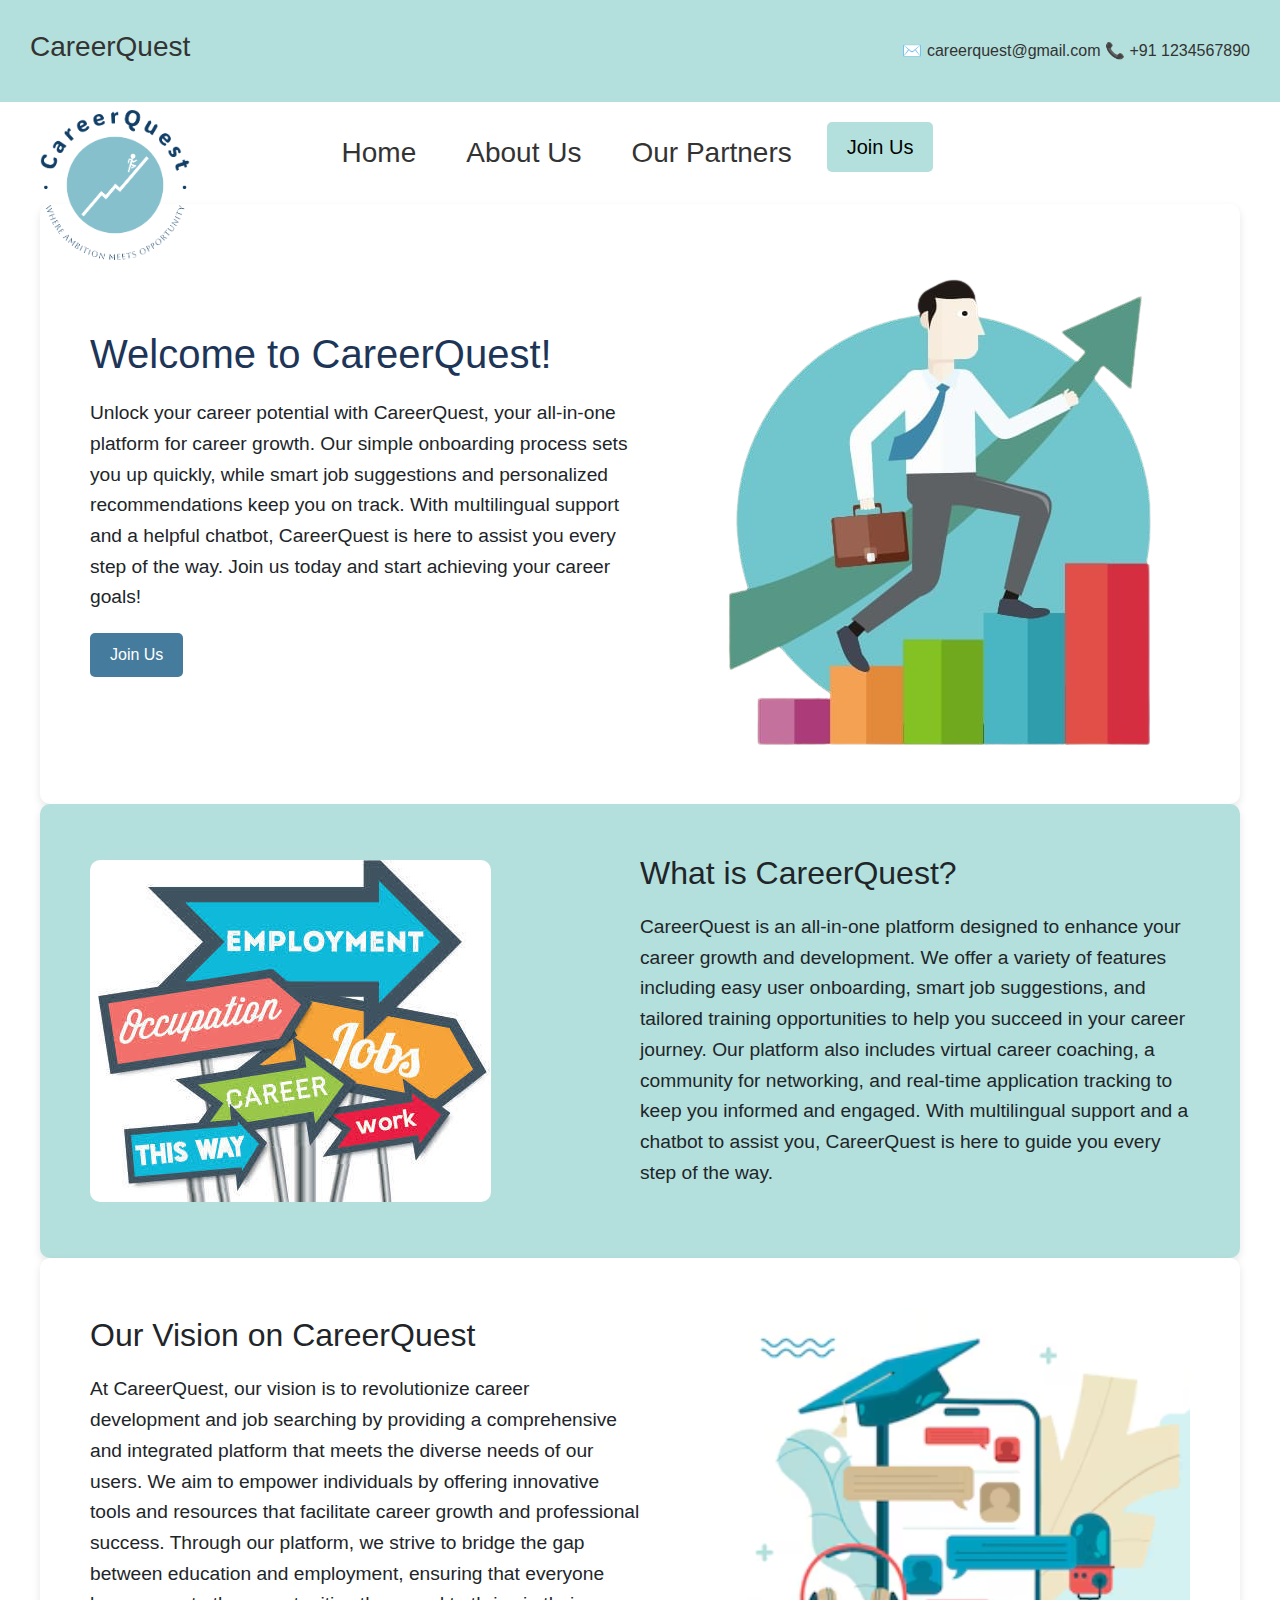
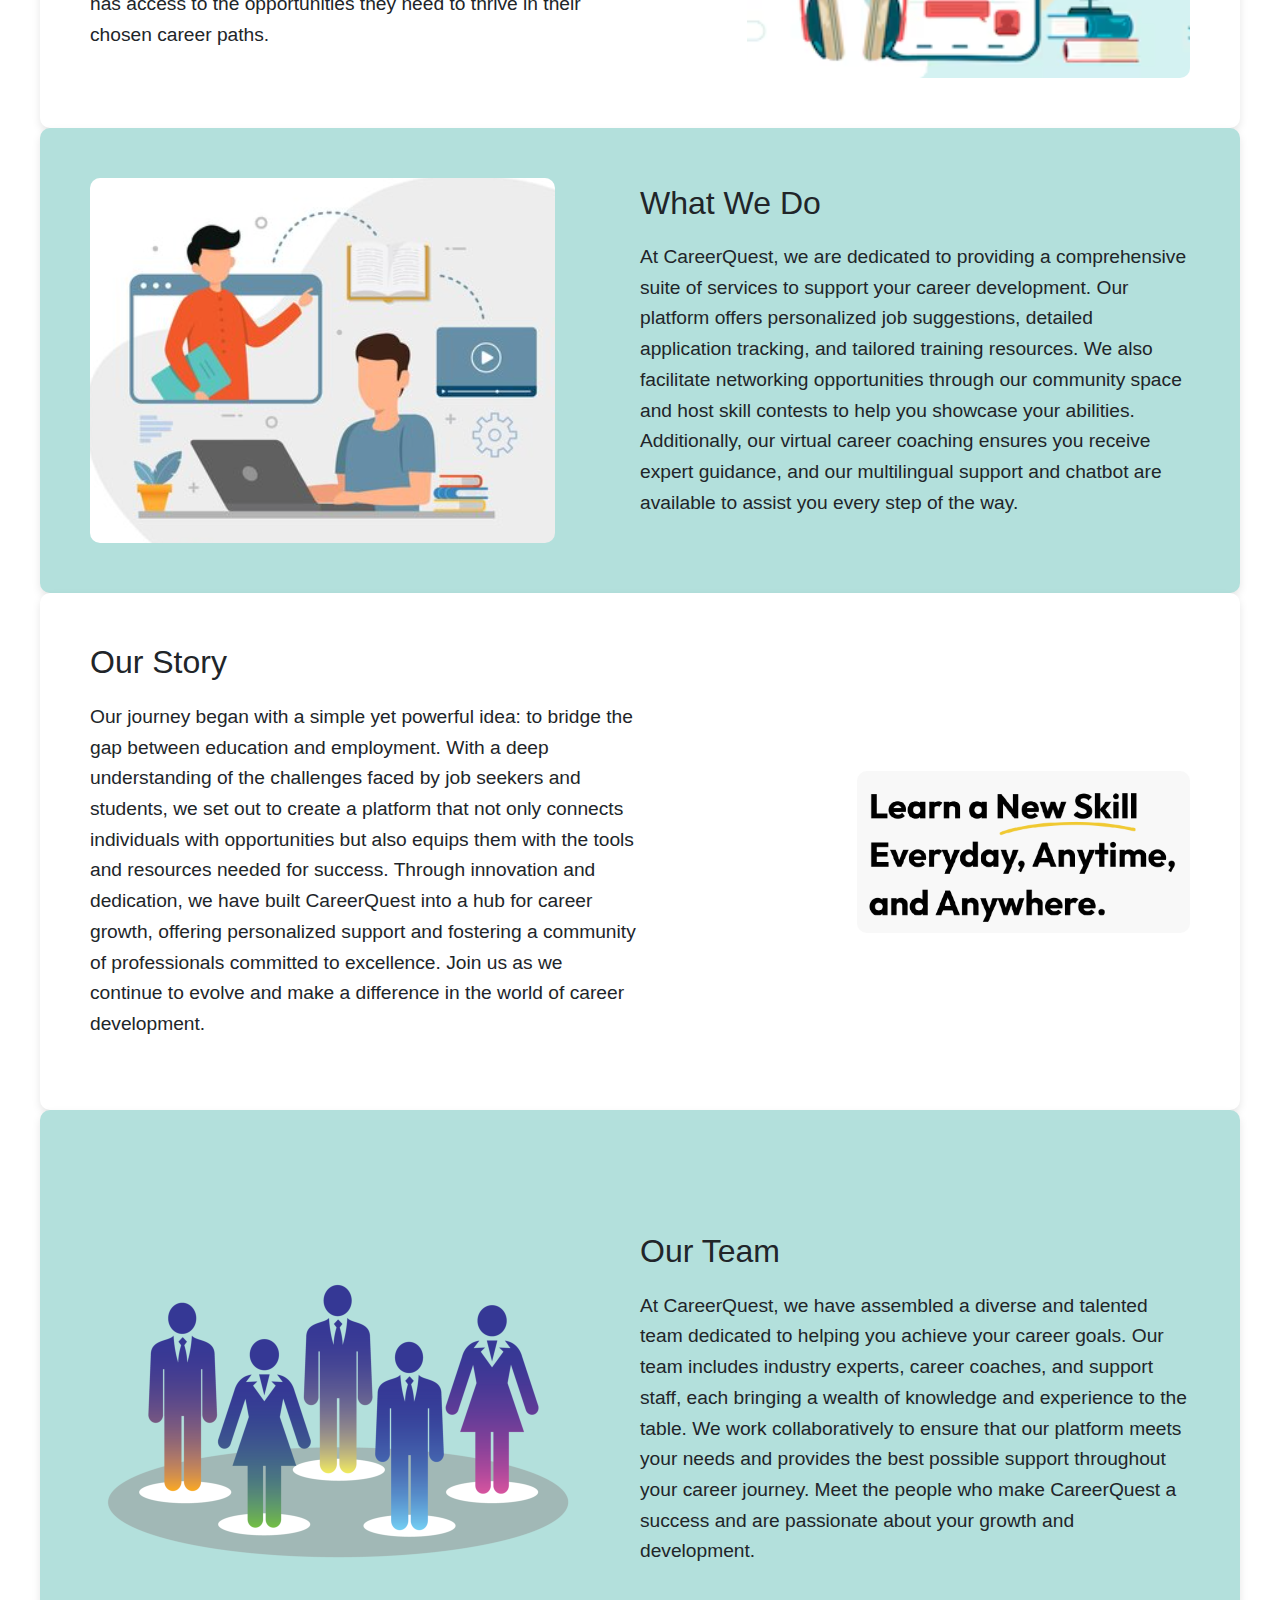
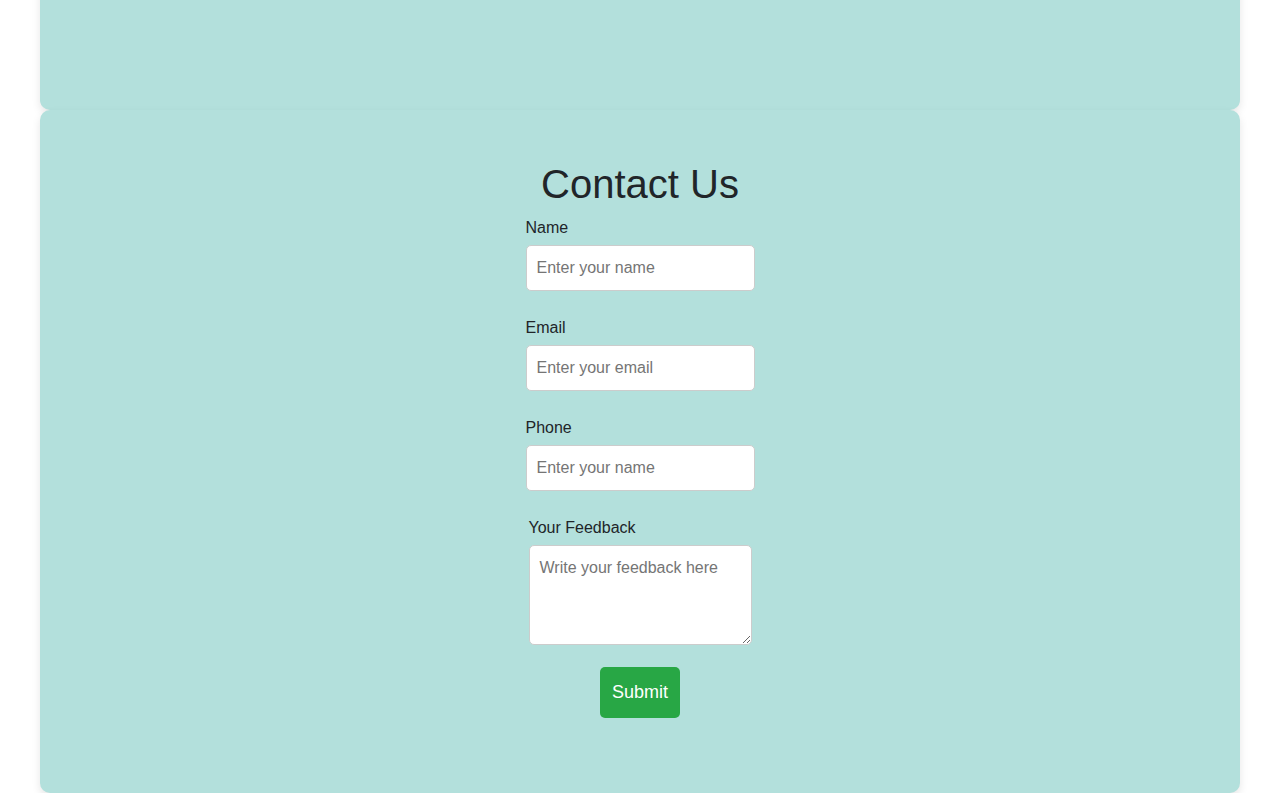
<file: index.html>
<!DOCTYPE html>
<html lang="en">
<head>
    <meta charset="UTF-8">
    <meta name="viewport" content="width=device-width, initial-scale=1.0">
    <title>Test Web App</title>
    <!-- Link to the CSS file -->
    <link rel="stylesheet" href="style.css">

    <link rel="icon" href="https://example.com/path-to-favicon/favicon.ico" type="image/x-icon">

    <link href="https://cdnjs.cloudflare.com/ajax/libs/bootstrap/5.3.0/css/bootstrap.min.css" rel="stylesheet">
    
</head>
<body>
    <!-- Header Bar -->
    <header>
        <div class="header-bar">
            <div class="header-left">
                <h3>CareerQuest</h3>
            </div>
            <div class="header-right">
                ✉️ careerquest@gmail.com <span>📞 +91 1234567890 </span>
            </div>
        </div>
    </header>

    <!-- Logo Section Below Header -->
    <div class="logo-container">
        <img src="logo-no-background.png" alt="Logo" class="logo">
    </div>

    <nav>
        <ul class="menu">
            <li class="menu-item home"><a href="#">Home</a></li>
            <li class="menu-item about-us dropdown">
                <a href="#">About Us</a>
                <ul class="dropdown-content">
                    <li><a href="#">What is CareerQuest?</a></li>
                    <li><a href="#">Our Vision</a></li>
                    <li><a href="#">What we do?</a></li>
                    <li><a href="#">Our Story</a></li>
                    <li><a href="#">Our Team</a></li>
                </ul>
            </li>
            <li class="menu-item our-partners"><a href="#">Our Partners</a></li>
            <li class="menu-item join-us">
                <a href="#" id="join-us-btn">Join Us</a>
            </li>
        </ul>
    </nav>

        <section class="career-quest1">
            <div class="text-content">
                <h1>Welcome to CareerQuest!</h1>
                <p>Unlock your career potential with CareerQuest, your all-in-one platform for career growth. 
                Our simple onboarding process sets you up quickly, while smart job suggestions and personalized
                recommendations keep you on track. With multilingual support and a helpful chatbot, 
                CareerQuest is here to assist you every step of the way. Join us today and start achieving your 
                career goals!</p>
                <button class="join-btn">Join Us</button>
            </div>
            <div class="image-content">
                <img src="landingpage.png" alt="Career Growth">
            </div>
            <script>
            function openJoinUsPopup() {
                // Code to open the popup for login/register
                alert("Join Us button clicked!");
            }
            </script>
        </section>

    <!-- What is CareerQuest Section -->
    <section class="career-quest2">
        <div class="image-content">
            <img src="images/img6.jpeg" alt="Career Growth">
        </div>
        <div class="text-content">
            <h2>What is CareerQuest?</h2>
            <p>
            CareerQuest is an all-in-one platform designed to enhance your career growth and development. 
            We offer a variety of features including easy user onboarding, smart job suggestions, and tailored 
            training opportunities to help you succeed in your career journey. Our platform also includes 
            virtual career coaching, a community for networking, and real-time application tracking to keep 
            you informed and engaged. With multilingual support and a chatbot to assist you, CareerQuest is 
            here to guide you every step of the way.
            </p>
        </div>
    </section>

    <!-- Our Vision Section -->
    <section class="career-quest1">
        <div class="text-content">
            <h2>Our Vision on CareerQuest</h2>
            <p>
            At CareerQuest, our vision is to revolutionize career development and job searching by providing 
            a comprehensive and integrated platform that meets the diverse needs of our users. We aim to 
            empower individuals by offering innovative tools and resources that facilitate career growth and 
            professional success. Through our platform, we strive to bridge the gap between education and 
            employment, ensuring that everyone has access to the opportunities they need to thrive in their 
            chosen career paths.
            </p>
        </div>
        <div class="image-content">
            <img src="images/img2.PNG" alt="Career Growth">
        </div>
    </section>

    <!-- What We Do Section -->
    <section class="career-quest2">
        <div class="image-content">
            <img src="images/img1.PNG" alt="Career Growth">
        </div>
        <div class="text-content">
            <h2>What We Do</h2>
            <p>
            At CareerQuest, we are dedicated to providing a comprehensive suite of services to support your career development. 
            Our platform offers personalized job suggestions, detailed application tracking, and tailored training resources. 
            We also facilitate networking opportunities through our community space and host skill contests to help you showcase 
            your abilities. Additionally, our virtual career coaching ensures you receive expert guidance, and our multilingual 
            support and chatbot are available to assist you every step of the way.
            </p>
        </div>
    </section>

    <!-- Our Story Section -->
    <section class="career-quest1">
        <div class="text-content">
            <h2>Our Story</h2>
            <p>
            Our journey began with a simple yet powerful idea: to bridge the gap between education and employment. With a 
            deep understanding of the challenges faced by job seekers and students, we set out to create a platform that 
            not only connects individuals with opportunities but also equips them with the tools and resources needed for success. 
            Through innovation and dedication, we have built CareerQuest into a hub for career growth, offering personalized 
            support and fostering a community of professionals committed to excellence. Join us as we continue to evolve and 
            make a difference in the world of career development.
            </p>
        </div>
        <div class="image-content">
            <img src="images/img4.PNG" alt="Career Growth">
        </div>
    </section>

    <!-- Our Team Section -->
    <section class="career-quest2">
        <div class="image-content">
            <img src="images/img8.png" alt="Career Growth">
        </div>
        <div class="text-content">
            <h2>Our Team</h2>
            <p>
            At CareerQuest, we have assembled a diverse and talented team dedicated to helping you achieve your career goals. 
            Our team includes industry experts, career coaches, and support staff, each bringing a wealth of knowledge and experience 
            to the table. We work collaboratively to ensure that our platform meets your needs and provides the best possible support 
            throughout your career journey. Meet the people who make CareerQuest a success and are passionate about your growth and development.
            </p>
        </div>
    </section>

    <!-- Modal Structure -->
    <div class="popup" id="popup">
        <div class="popup-content">
            <span class="close-btn" onclick="closePopup()">&times;</span>
            <div class="tabs">
                <button class="tab-button" onclick="showTab('register')">Register</button>
                <button class="tab-button" onclick="showTab('login')">Login</button>
            </div>
            <div id="register" class="tab-content">
                <h2>Get Started</h2>
                <form>
                    <input type="text" placeholder="Enter Full Name">
                    <input type="email" placeholder="Enter Email Address">
                    <input type="text" placeholder="Enter Phone Number">
                    <select>
                        <option>Select Gender</option>
                        <option>Male</option>
                        <option>Female</option>
                        <option>Other</option>
                    </select>
                    <input type="date" placeholder="dd/mm/yyyy">
                    <input type="password" placeholder="Enter Password">
                    <input type="password" placeholder="Confirm Password">
                    <button type="submit">Register</button>
                </form>
            </div>
            <div id="login" class="tab-content">
                <h2>Login</h2>
                <form>
                    <input type="email" placeholder="Enter Email Address">
                    <input type="password" placeholder="Enter Password">
                    <button type="submit">Login</button>
                </form>
            </div>
        </div>
    </div>

    <!-- <section class="career-quest1">
        <div class="text-content"> -->
            <form class="feedback-form">
                <h1>Contact Us</h1>
                <div class="form-group">
                    <label for="name">Name</label>
                    <input type="text" id="name" name="name" placeholder="Enter your name" required>
                </div>
    
                <div class="form-group">
                    <label for="email">Email</label>
                    <input type="email" id="email" name="email" placeholder="Enter your email" required>
                </div>

                <div class="form-group">
                    <label for="name">Phone</label>
                    <input type="text" id="phone" name="phone" placeholder="Enter your name" required>
                </div>
    
                <!-- <div class="form-group">
                    <label for="rating">Rating</label><span><select id="rating" name="rating" required>
                    <option value="" disabled selected>Select rating</option>
                    <option value="excellent">Excellent</option>
                    <option value="good">Good</option>
                    <option value="average">Average</option>
                    <option value="poor">Poor</option></span>
                </select>
                </div> -->
    
                <div class="form-group">
                <label for="feedback">Your Feedback</label>
                <textarea id="feedback" name="feedback" placeholder="Write your feedback here" required></textarea>
                </div>
    
                <div class="form-group">
                <input type="submit" value="Submit">
                </div>
            </form>
        <!-- </div>
    </section> -->
    
    <!-- JavaScript -->
    <script src="newscript.js"></script>
    <script src="script.js"></script>

</body>
</html>
</file>
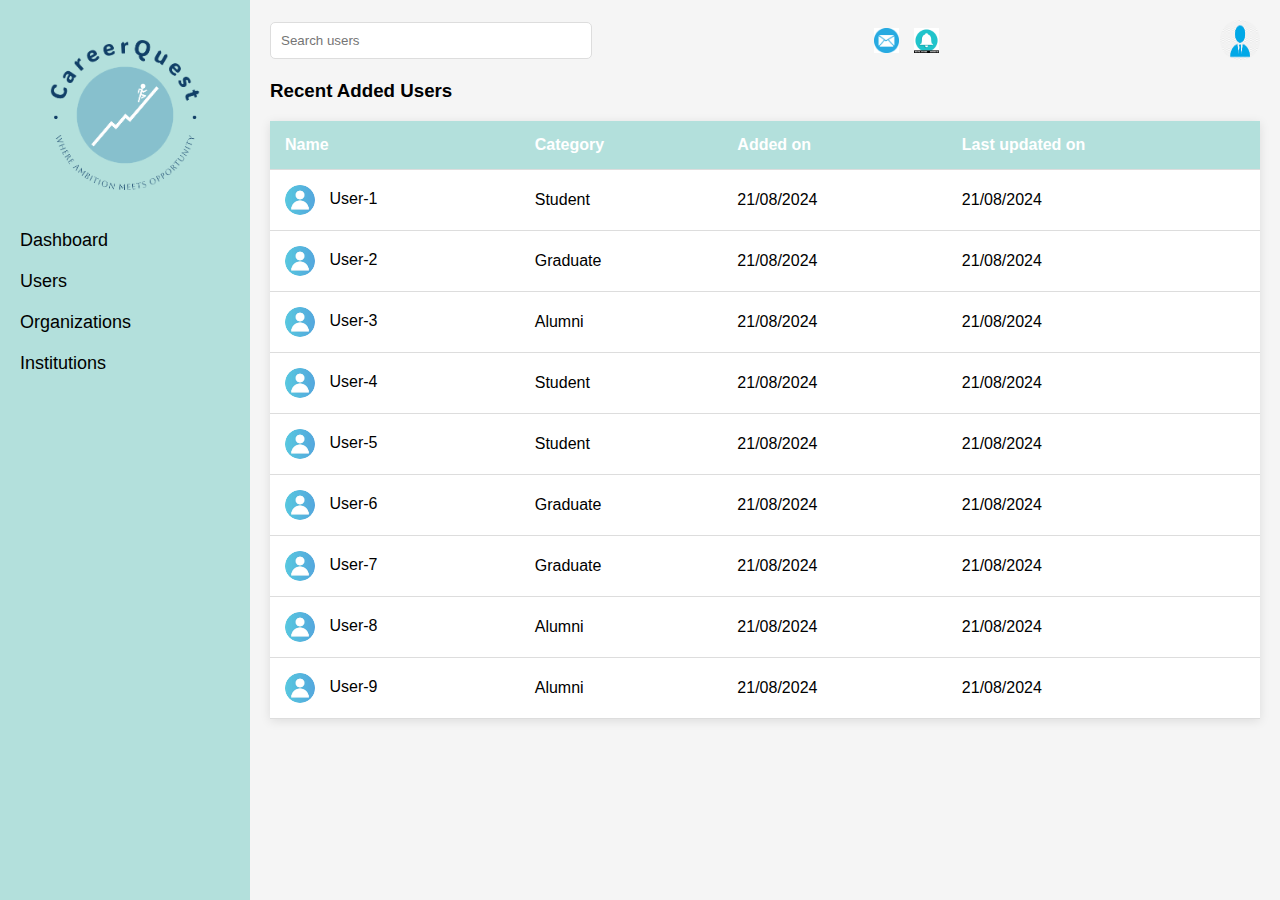
<file: dashboard.html>
<!DOCTYPE html>
<html lang="en">
<head>
    <meta charset="UTF-8">
    <meta name="viewport" content="width=device-width, initial-scale=1.0">
    <title>Admin Dashboard</title>
    <link rel="stylesheet" href="dashboardstyle.css">
</head>
<body>

    <div class="dashboard">
        <!-- Sidebar -->
        <div class="sidebar">
            <div class="logo">
                <img src="logo-no-background.png" alt="Logo">
            </div>
            <ul class="nav">
                <li><a href="#">Dashboard</a></li>
                <li><a href="#">Users</a></li>
                <li><a href="#">Organizations</a></li>
                <li><a href="#">Institutions</a></li>
            </ul>
        </div>

        <!-- Main Content -->
        <div class="main-content">
            <div class="header">
                <div class="search-bar">
                    <input type="text" placeholder="Search users">
                </div>
                <div class="header-icons">
                    <img src="notification.png" alt="Notification" class="icon">
                    <img src="bellicon.png" alt="Bell" class="icon">
                </div>
                <div class="user-profile">
                    <img src="icon.png" alt="User">
                </div>
            </div>

            <div class="content">
                <h3>Recent Added Users</h3>
                <table>
                    <thead>
                        <tr>
                            <th>Name</th>
                            <th>Category</th>
                            <th>Added on</th>
                            <th>Last updated on</th>
                        </tr>
                    </thead>
                    <tbody>
                        <tr>
                            <td><img src="avatar.jpeg" alt="Avatar"> User-1</td>
                            <td>Student</td>
                            <td>21/08/2024</td>
                            <td>21/08/2024</td>
                        </tr>

                        <tr>
                            <td><img src="avatar.jpeg" alt="Avatar"> User-2</td>
                            <td>Graduate</td>
                            <td>21/08/2024</td>
                            <td>21/08/2024</td>
                        </tr>

                        <tr>
                            <td><img src="avatar.jpeg" alt="Avatar"> User-3</td>
                            <td>Alumni</td>
                            <td>21/08/2024</td>
                            <td>21/08/2024</td>
                        </tr>

                        <tr>
                            <td><img src="avatar.jpeg" alt="Avatar"> User-4</td>
                            <td>Student</td>
                            <td>21/08/2024</td>
                            <td>21/08/2024</td>
                        </tr>

                        <tr>
                            <td><img src="avatar.jpeg" alt="Avatar"> User-5</td>
                            <td>Student</td>
                            <td>21/08/2024</td>
                            <td>21/08/2024</td>
                        </tr>

                        <tr>
                            <td><img src="avatar.jpeg" alt="Avatar"> User-6</td>
                            <td>Graduate</td>
                            <td>21/08/2024</td>
                            <td>21/08/2024</td>
                        </tr>

                        <tr>
                            <td><img src="avatar.jpeg" alt="Avatar"> User-7</td>
                            <td>Graduate</td>
                            <td>21/08/2024</td>
                            <td>21/08/2024</td>
                        </tr>

                        <tr>
                            <td><img src="avatar.jpeg" alt="Avatar"> User-8</td>
                            <td>Alumni</td>
                            <td>21/08/2024</td>
                            <td>21/08/2024</td>
                        </tr>

                        <tr>
                            <td><img src="avatar.jpeg" alt="Avatar"> User-9</td>
                            <td>Alumni</td>
                            <td>21/08/2024</td>
                            <td>21/08/2024</td>
                        </tr>
                        <!-- Repeat for other rows -->
                    </tbody>
                </table>
            </div>
        </div>
    </div>
</body>
</html>
</file>
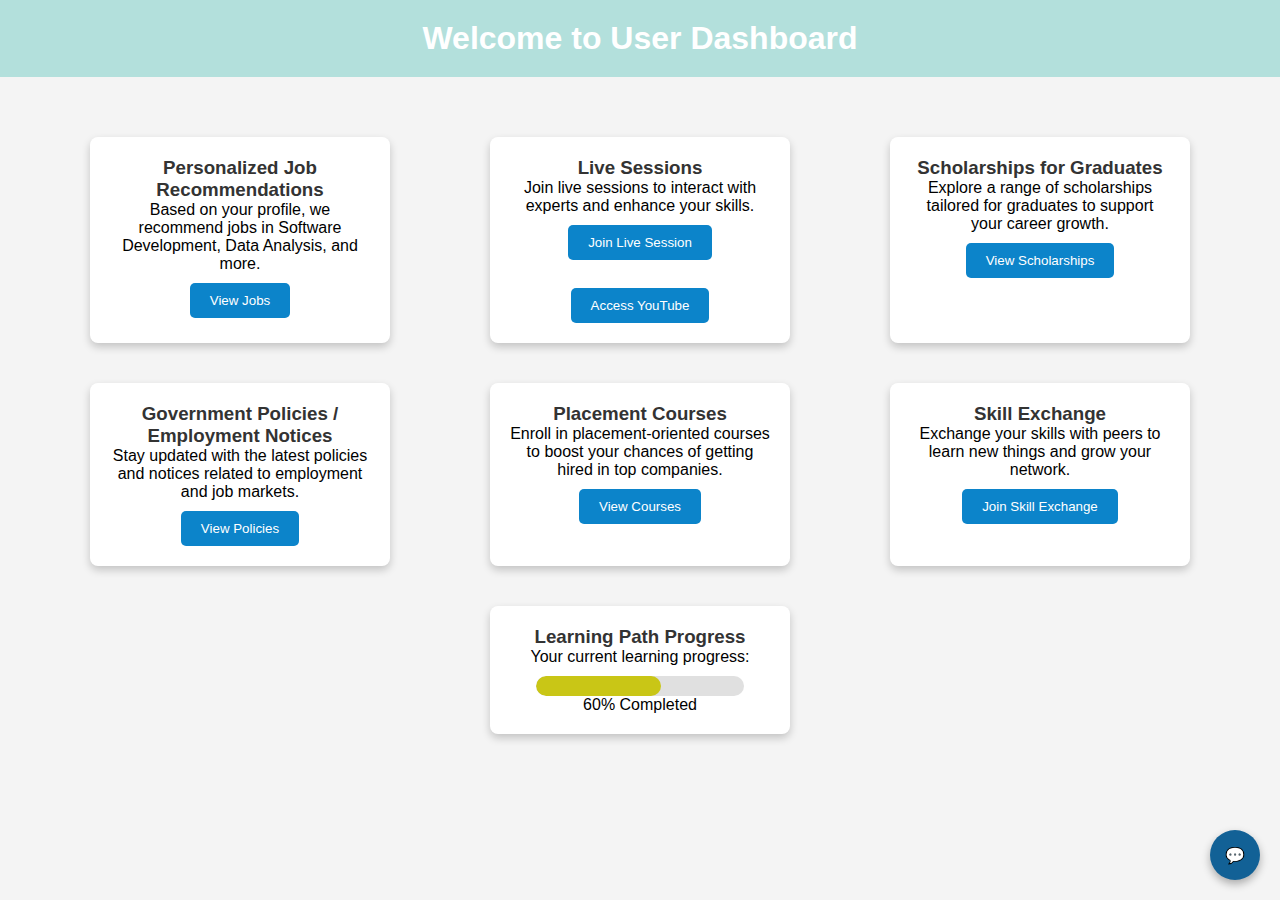
<file: userpanel.html>
<!DOCTYPE html>
<html lang="en">
<head>
  <meta charset="UTF-8">
  <meta name="viewport" content="width=device-width, initial-scale=1.0">
  <title>User Dashboard with Chatbot & More Features</title>
  <style>
    * {
      margin: 0;
      padding: 0;
      box-sizing: border-box;
    }
    
    body {
      font-family: Arial, sans-serif;
      background-color: #f4f4f4;
    }

    header {
      background-color: #b3e0dc;
      padding: 20px;
      color: white;
      text-align: center;
      animation: slideInDown 1s ease-in-out;
    }

    .container {
      display: flex;
      justify-content: space-around;
      flex-wrap: wrap;
      padding: 20px;
      margin: 20px;
    }

    .card {
      background-color: white;
      border-radius: 8px;
      box-shadow: 0 4px 8px rgba(0, 0, 0, 0.2);
      padding: 20px;
      width: 300px;
      margin: 20px;
      text-align: center;
      transition: transform 0.3s ease;
      animation: fadeInUp 1s ease-in-out;
    }

    .card:hover {
      transform: scale(1.05);
    }

    .card h3 {
      color: #333;
    }

    .progress-container {
      display: flex;
      justify-content: center;
      margin-top: 10px;
    }

    .progress {
      width: 80%;
      height: 20px;
      background-color: #e0e0e0;
      border-radius: 10px;
      position: relative;
      overflow: hidden;
    }

    .progress-fill {
      background-color: #c9c616;
      height: 100%;
      width: 60%;
      border-radius: 10px;
      position: absolute;
    }

    button {
      background-color: #0c84ca;
      color: white;
      border: none;
      padding: 10px 20px;
      border-radius: 5px;
      cursor: pointer;
      margin-top: 10px;
    }

    button:hover {
      background-color: #45a049;
    }

    /* Card Animations */
    @keyframes fadeInUp {
      from {
        opacity: 0;
        transform: translateY(30px);
      }
      to {
        opacity: 1;
        transform: translateY(0);
      }
    }

    @keyframes slideInDown {
      from {
        opacity: 0;
        transform: translateY(-50px);
      }
      to {
        opacity: 1;
        transform: translateY(0);
      }
    }

    /* Chatbot */
    .chatbot {
      position: fixed;
      bottom: 20px;
      right: 20px;
      background-color: #126196;
      color: white;
      border-radius: 50px;
      width: 50px;
      height: 50px;
      display: flex;
      justify-content: center;
      align-items: center;
      cursor: pointer;
      box-shadow: 0 4px 8px rgba(0, 0, 0, 0.3);
      transition: transform 0.3s ease;
    }

    .chatbot:hover {
      transform: scale(1.1);
      background-color: #45a049;
    }

    /* Chatbot box */
    .chatbot-box {
      display: none;
      position: fixed;
      bottom: 80px;
      right: 20px;
      width: 300px;
      background-color: white;
      box-shadow: 0 4px 8px rgba(0, 0, 0, 0.3);
      border-radius: 10px;
      overflow: hidden;
      animation: fadeInUp 1s ease-in-out;
    }

    .chatbot-header {
      background-color: #860ba5;
      color: white;
      padding: 10px;
      text-align: center;
    }

    .chatbot-body {
      padding: 10px;
      height: 300px;
      overflow-y: auto;
    }

    .chatbot-input {
      display: flex;
      padding: 10px;
    }

    .chatbot-input input {
      width: 80%;
      padding: 10px;
      border: 1px solid #ccc;
      border-radius: 5px;
    }

    .chatbot-input button {
      width: 20%;
      background-color: #4CAF50;
      color: white;
      border: none;
      border-radius: 5px;
      margin-left: 5px;
      cursor: pointer;
    }

    .chatbot-input button:hover {
      background-color: #2ba0c4;
    }

    .message {
      margin: 5px 0;
    }

    .user-message {
      text-align: right;
    }

    .bot-message {
      text-align: left;
      color: #c7670d;
    }

  </style>
</head>
<body>

  <header>
    <h1>Welcome to User Dashboard</h1>
  </header>

  <div class="container">
    <!-- Job Recommendations -->
    <div class="card">
      <h3>Personalized Job Recommendations</h3>
      <p>Based on your profile, we recommend jobs in Software Development, Data Analysis, and more.</p>
      <button>View Jobs</button>
    </div>

    <!-- Live Sessions -->
    <div class="card">
      <h3>Live Sessions</h3>
      <p>Join live sessions to interact with experts and enhance your skills.</p>
      <button>Join Live Session</button><br><br>
      <button>Access YouTube</button>
    </div>

    <!-- Scholarships for Graduates -->
    <div class="card">
      <h3>Scholarships for Graduates</h3>
      <p>Explore a range of scholarships tailored for graduates to support your career growth.</p>
      <button>View Scholarships</button>
    </div>

    <!-- Government Policies / Notices for Employment -->
    <div class="card">
      <h3>Government Policies / Employment Notices</h3>
      <p>Stay updated with the latest policies and notices related to employment and job markets.</p>
      <button>View Policies</button>
    </div>

    <!-- Placement Courses -->
    <div class="card">
      <h3>Placement Courses</h3>
      <p>Enroll in placement-oriented courses to boost your chances of getting hired in top companies.</p>
      <button>View Courses</button>
    </div>

    <!-- Skill Exchange -->
    <div class="card">
      <h3>Skill Exchange</h3>
      <p>Exchange your skills with peers to learn new things and grow your network.</p>
      <button>Join Skill Exchange</button>
    </div>

    <!-- Learning Path Progress -->
    <div class="card">
      <h3>Learning Path Progress</h3>
      <p>Your current learning progress:</p>
      <div class="progress-container">
        <div class="progress">
          <div class="progress-fill"></div>
        </div>
      </div>
      <p>60% Completed</p>
    </div>
  </div>

  <!-- Chatbot Button -->
  <div class="chatbot" onclick="toggleChatbot()">
    💬
  </div>

  <!-- Chatbot Box -->
  <div class="chatbot-box" id="chatbot-box">
    <div class="chatbot-header">
      Chat with us!
    </div>
    <div class="chatbot-body" id="chatbot-body">
      <!-- Chat messages will go here -->
    </div>
    <div class="chatbot-input">
      <input type="text" id="user-input" placeholder="Type a message..." />
      <button onclick="sendMessage()">Send</button>
    </div>
  </div>

  <script>
    // Toggle chatbot visibility
    function toggleChatbot() {
      const chatbotBox = document.getElementById('chatbot-box');
      chatbotBox.style.display = chatbotBox.style.display === 'block' ? 'none' : 'block';
    }

    // Send a message in the chatbot
    function sendMessage() {
      const userInput = document.getElementById('user-input').value;
      const chatbotBody = document.getElementById('chatbot-body');

      if (userInput.trim() === '') return;

      // User message
      const userMessage = document.createElement('div');
      userMessage.className = 'message user-message';
      userMessage.textContent = userInput;
      chatbotBody.appendChild(userMessage);

      // Auto-reply from bot
      setTimeout(() => {
        const botMessage = document.createElement('div');
        botMessage.className = 'message bot-message';
        botMessage.textContent = 'Thank you for your message! We will get back to you shortly.';
        chatbotBody.appendChild(botMessage);
        chatbotBody.scrollTop = chatbotBody.scrollHeight;
      }, 1000);

      document.getElementById('user-input').value = '';  // Clear input
      chatbotBody.scrollTop = chatbotBody.scrollHeight;  // Scroll to bottom
    }
  </script>

</body>
</html>
</file>
<file: dashboardstyle.css>
body {
    margin: 0;
    font-family: Arial, sans-serif;
}

.dashboard {
    display: flex;
    height: 100vh;
}

.sidebar {
    width: 250px;
    background-color: #b3e0dc; 
    padding: 20px;
    box-sizing: border-box;
    color: black;
}

.sidebar .logo img{
    width: 150px;
    height: auto;
    display: block;
    margin-left: auto;
    margin-right: auto;
}

.sidebar .logo {
    text-align: center;
    padding: 20px 0;
    background-color: #b3e0dc;
}

.sidebar ul {
    list-style: none;
    padding: 0;
}

.sidebar ul li {
    margin: 20px 0;
}

.sidebar ul li a {
    color: black;
    text-decoration: none;
    font-size: 18px;
    display: block;
}

.main-content {
    flex-grow: 1;
    background-color: #f5f5f5;
    padding: 20px;
    box-sizing: border-box;
}

.main-content .header {
    display: flex;
    justify-content: space-between;
    align-items: center;
    margin-bottom: 20px;
}

.search-bar input {
    padding: 10px;
    width: 300px;
    border: 1px solid #ddd;
    border-radius: 5px;
}

.user-profile img {
    width: 40px;
    height: 40px;
    border-radius: 50%;
}


.header-icons {
    display: flex;
    align-items: center;
}

.header-icons .icon {
    width: 25px;
    height: 25px;
    margin-left: 15px;
    cursor: pointer;
}

.user-profile {
    width: 40px;
    height: 40px;
    border-radius: 50%;
    margin-left: 15px;
}


.content h3 {
    color: black;
}

table {
    width: 100%;
    border-collapse: collapse;
    background-color: white;
    box-shadow: 0px 2px 10px rgba(0, 0, 0, 0.1);
}

table thead {
    background-color: #b3e0dc;
    color: white;
}

table th, table td {
    padding: 15px;
    text-align: left;
    border-bottom: 1px solid #ddd;
}

table img {
    width: 30px;
    height: 30px;
    border-radius: 50%;
    margin-right: 10px;
    vertical-align: middle;
}
</file>
<file: style.css>
/* General Reset */
  html, body {
    height: 100%;
    margin: 0;
    font-family: 'Georgia', serif;
}

/* Header Bar Styles */
.header-bar {
    background-color: #b3e0dc; /* Light teal pastel color for header bar */
    display: flex;
    justify-content: space-between;
    align-items: center;
    padding: 10px;
    color: #333;
}

/* Logo Container Styles */
.logo-container {
    text-align: left; /* Align the logo to the left */
    margin: 0; /* Remove margin to align closer to the header */
    padding: 10px; /* Add padding around the logo */
    display: inline-block; /* Keep the background only around the logo */
    border-radius: 8px; /* Optional: Add rounded corners */
    position: absolute; /* Allow precise positioning */
    left: 30px; /* Adjust as needed to position logo to the left */
    top: 100px; /* Position logo below the header */
}

/* Logo Styles */
.logo {
    height: 150px; /* Double the size of the logo */
}

/* Navigation Menu Container */
nav {
    display: flex; /* Use flexbox to center content */
    justify-content: center; /* Center the navigation menu horizontally */
    margin: 20px 0; /* Optional: Add vertical spacing */
}

* {
    margin: 0;
    padding: 0;
    box-sizing: border-box;
    font-family: Arial, sans-serif;
}

body {
    background-color: #f5f5f5;
    color: #333;
}

.career-quest1 {
    display: flex;
    align-items: center;
    justify-content: space-between;
    padding: 50px;
    max-width: 1200px;
    margin: 0 auto;
    background-color: #fff;
    box-shadow: 0 4px 8px rgba(0, 0, 0, 0.1);
    border-radius: 10px;
}

.career-quest2 {
    display: flex;
    align-items: center;
    justify-content: space-between;
    padding: 50px;
    max-width: 1200px;
    margin: 0 auto;
    background-color: #b3e0dc;
    box-shadow: 0 4px 8px rgba(0, 0, 0, 0.1);
    border-radius: 10px;
}

.text-content {
    max-width: 50%;
}

.text-content h1 {
    font-size: 2.5rem;
    color: #1d3557;
}

.text-content p {
    font-size: 1.2rem;
    line-height: 1.6;
    margin: 20px 0;
}

.join-btn {
    background-color: #457b9d;
    color: #fff;
    border: none;
    padding: 10px 20px;
    font-size: 1rem;
    border-radius: 5px;
    cursor: pointer;
}

.join-btn:hover {
    background-color: #1d3557;
}

.image-content img {
    max-width: 500px;
    border-radius: 10px;
}

@media (max-width: 768px) {
    .career-quest {
        flex-direction: column;
        text-align: center;
    }
    
    .text-content, .image-content {
        max-width: 100%;
    }
    
    .image-content img {
        max-width: 100%;
    }
}

/* Main menu style */
.menu {
    list-style: none;
    padding: 0;
    margin: 0; /* Remove default margin */
    display: flex; /* Use flexbox to lay out menu items */
}

/* Menu Item Style */
.menu li {
    position: relative;
    margin-right: 20px; /* Space between menu items */
}

.menu li a {
    text-decoration: none;
    padding: 10px 15px;
    display: block;
    color: #333;
}

/* Specific Font Sizes */
.menu li:nth-child(1) a {
    font-size: 28px; /* Font size for Home */
}

.menu li:nth-child(2) a {
    font-size: 28px; /* Font size for About Us */
}

.menu li:nth-child(3) a {
    font-size: 28px; /* Font size for Our Partners */
}

/* Dropdown menu */
.dropdown-content {
    display: none;
    position: absolute;
    background-color: #fff;
    min-width: 160px;
    box-shadow: 0px 8px 16px rgba(0, 0, 0, 0.2);
    z-index: 1;
    padding: 0;
}

.dropdown-content li {
    width: 100%;
}

.dropdown-content li a {
    padding: 10px;
    text-align: left;
    color: #333;
}

.dropdown-content li a:hover {
    background-color: #f1f1f1;
}

/* Show dropdown on hover */
.dropdown:hover .dropdown-content {
    display: block;
}

/* Join Us Button */
.menu-item.join-us a {
    font-size: 20px; /* Adjust font size as needed */
    background-color: #b3e0dc; /* Button background color */
    color: #000000; /* Text color */
    padding: 10px 20px;
    border-radius: 5px;
    text-align: center;
    display: inline-block;
    text-decoration: none;
}

.menu-item.join-us a:hover {
    background-color: #a0c8c6; /* Darker shade on hover */
}



/* Position the large image properly */
.menu-item.large-image {
    position: fixed; /* Keep the image in a fixed position relative to the viewport */
    right: 0; /* Align the image to the right edge */
    top: 100px; /* Position the image below the header */
    z-index: -1; /* Place the image behind other elements */
}

/* Adjust the size of the image */
.menu-item.large-image img {
    width: 500px; /* Width of the image */
    height: auto; /* Maintain aspect ratio */
    display: block; /* Ensure the image is displayed as a block element */
    max-height: 80vh; /* Responsive height based on viewport height */
}


/* Popup Modal Styles */
.popup {
    display: none; /* Hidden by default */
    position: fixed; /* Stay in place */
    z-index: 1; /* Sit on top */
    left: 0;
    top: 0;
    width: 100%; /* Full width */
    height: 100%; /* Full height */
    overflow: auto; /* Enable scroll if needed */
    background-color: rgba(0,0,0,0.4); /* Black with opacity */
}

.popup-content {
    background-color: #fefefe;
    margin: 15% auto; /* Centered */
    padding: 20px;
    border: 1px solid #888;
    width: 80%; /* Responsive width */
}

.close {
    color: #aaa;
    float: right;
    font-size: 28px;
    font-weight: bold;
}

.close:hover,
.close:focus {
    color: black;
    text-decoration: none;
    cursor: pointer;
}
/* Basic styling for buttons */
header {
    background-color: #b3e0dc;
    padding: 20px;
    text-align: right;
}

header #join-us-btn {
    padding: 10px 20px;
    background-color: #007BFF;
    color: white;
    border: none;
    border-radius: 5px;
    cursor: pointer;
}

.popup {
    position: fixed;
    top: 0;
    left: 0;
    width: 100%;
    height: 100%;
    background-color: rgba(0, 0, 0, 0.5);
    display: flex;
    align-items: center;
    justify-content: center;
    visibility: hidden;
}

.popup-content {
    background-color: white;
    padding: 20px;
    border-radius: 8px;
    position: relative;
    max-width: 400px;
    width: 100%;
    box-shadow: 0 0 15px rgba(0, 0, 0, 0.3);
}

.close-btn {
    position: absolute;
    top: 10px;
    right: 10px;
    font-size: 20px;
    cursor: pointer;
}

.tabs {
    display: flex;
    justify-content: space-around;
    margin-bottom: 20px;
}

.tab-button {
    padding: 10px;
    cursor: pointer;
    background-color: #b3e0dc;
    border: none;
    color: white;
    border-radius: 5px;
}

.tab-content {
    display: none;
}

.tab-content.active {
    display: block;
}

form {
    display: flex;
    flex-direction: column;
}

form input, form select, form button {
    padding: 10px;
    margin-bottom: 10px;
    border: 1px solid #ddd;
    border-radius: 5px;
}

form button {
    background-color: #b3e0dc;
    color: white;
    border: none;
}

.feedback-form {
    max-width: 600px;
    display: flex;
    align-items: center;
    justify-content: space-between;
    padding: 50px;
    max-width: 1200px;
    margin: 0 auto;
    background-color: #b3e0dc;
    box-shadow: 0 4px 8px rgba(0, 0, 0, 0.1);
    border-radius: 10px;
  }

  .feedback-form h2 {
    text-align: center;
    margin-bottom: 20px;
  }

  .form-group {
    margin-bottom: 15px;
  }

  .form-group label {
    display: block;
    margin-bottom: 5px;
  }

  .form-group input, 
  .form-group textarea, 
  .form-group select {
    width: 100%;
    padding: 10px;
    border: 1px solid #ccc;
    border-radius: 5px;
    font-size: 16px;
  }

  .form-group textarea {
    resize: vertical;
    height: 100px;
  }

  .form-group input[type="submit"] {
    background-color: #28a745;
    color: #fff;
    border: none;
    cursor: pointer;
    padding: 12px;
    font-size: 18px;
  }

  .form-group input[type="submit"]:hover {
    background-color: #218838;
  }
</file>
